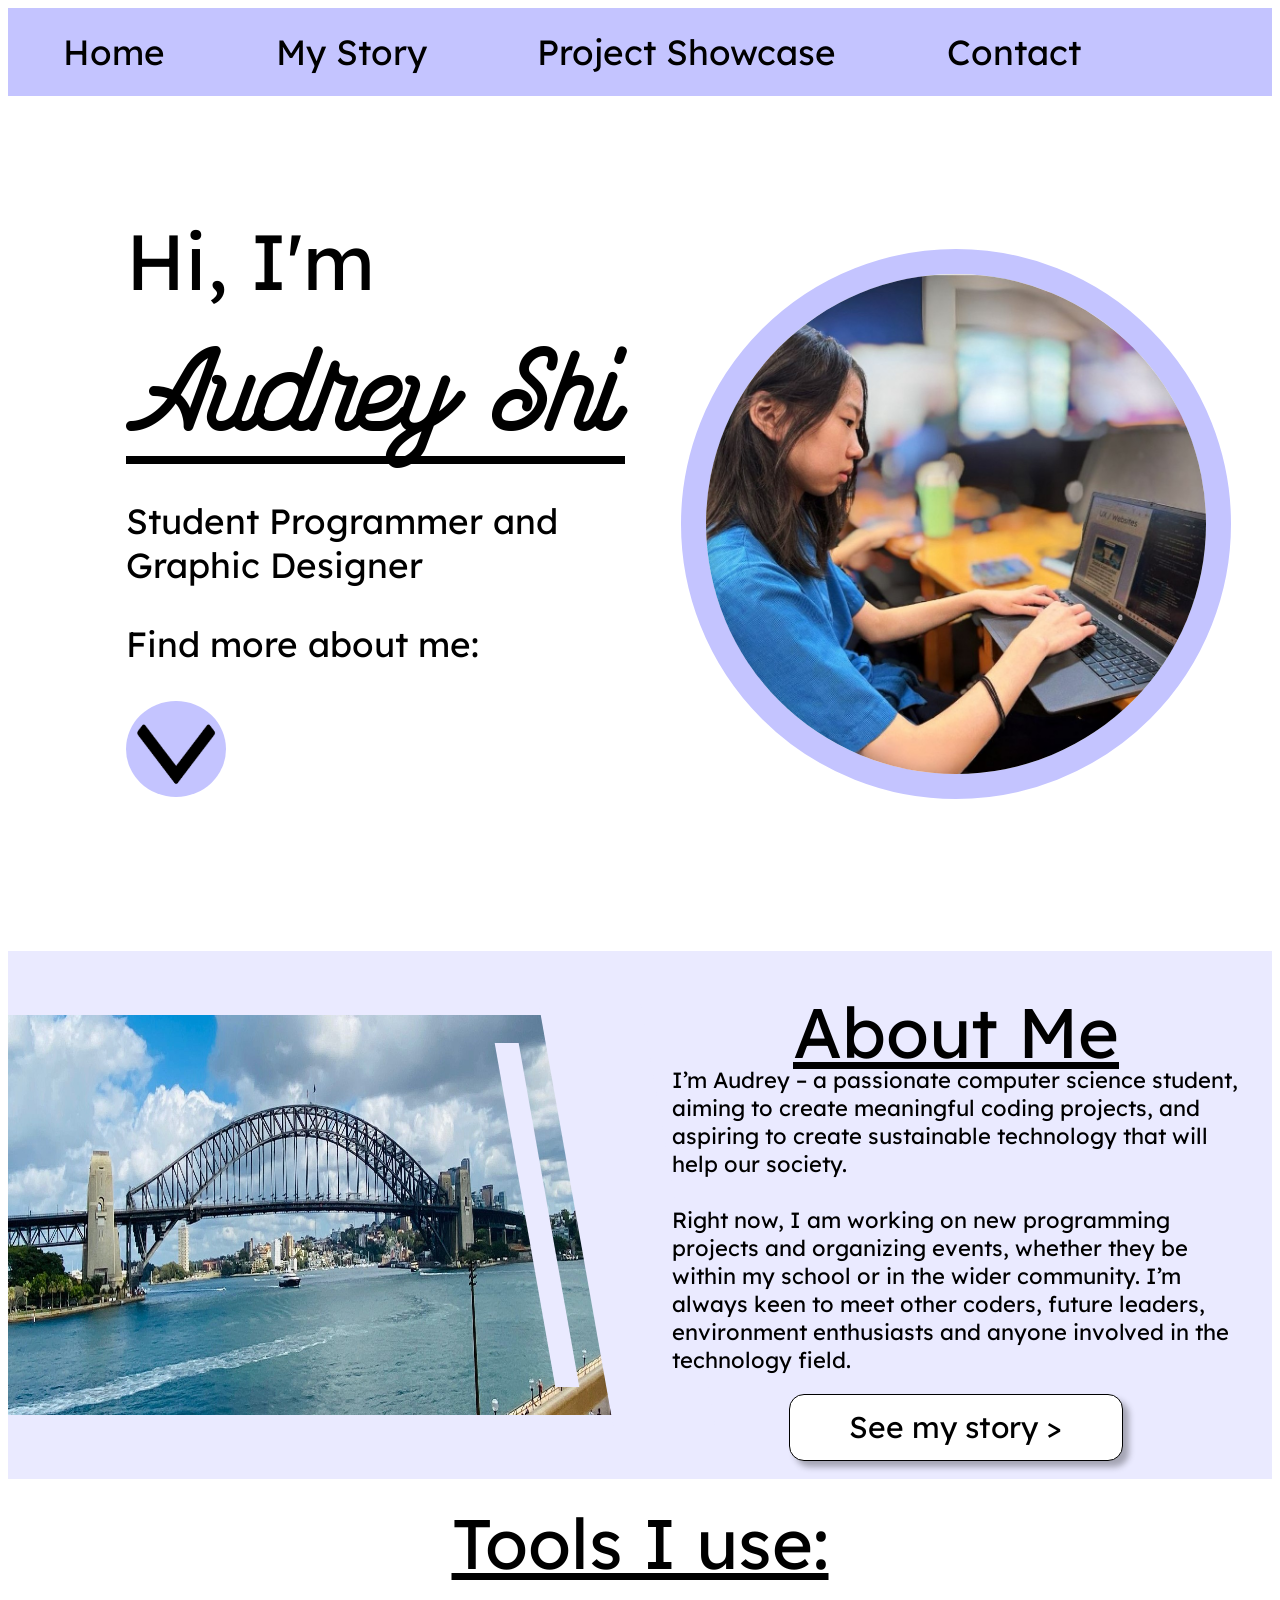
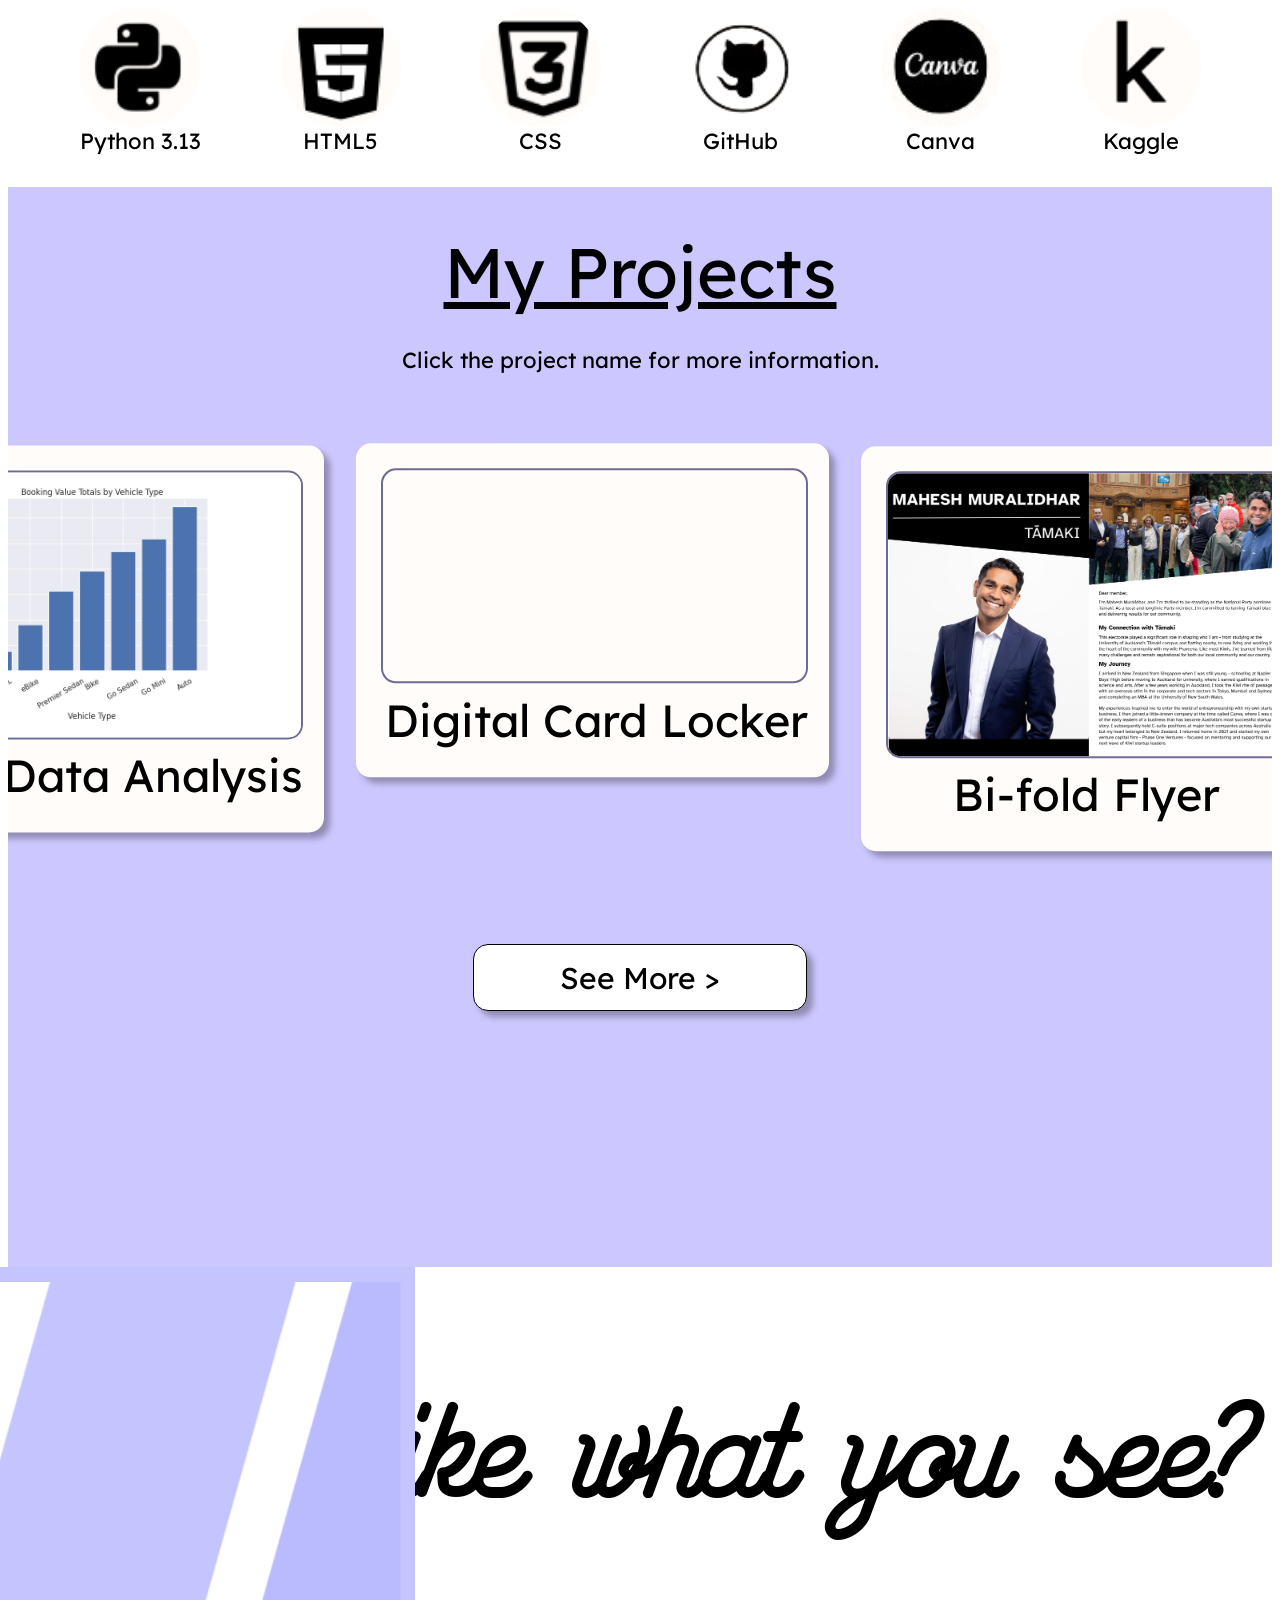
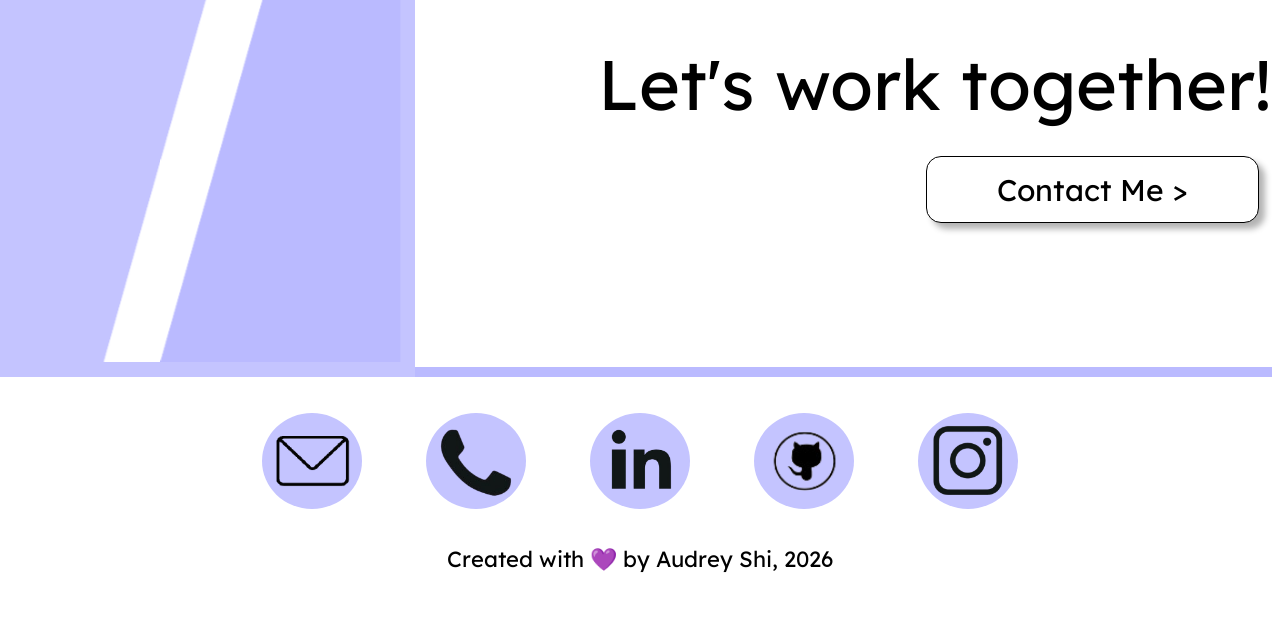
<file: index.html>
<!DOCTYPE html>
<html lang="en">
<head>
    <meta charset="UTF-8">
    <meta name="viewport" content="width=device-width, initial-scale=1.0">
    <link rel="stylesheet" href="style.css">
    <title>Home</title>
    
    <link rel="preconnect" href="https://fonts.googleapis.com">
    <link rel="preconnect" href="https://fonts.gstatic.com" crossorigin>
    <link href="https://fonts.googleapis.com/css2?family=Lexend+Deca:wght@100..900&display=swap" rel="stylesheet">

    <meta name="viewport" content="width=device-width, initial-scale=1.0">
</head>
<body>
    <!--Navigation-->
    <section class="navigation">
        <ul>
            <li><a href="index.html"><h3 style="color: black;">Home</h3></a></li>
            <li><a href="about.html"><h3 style="color: black;">My&nbsp;Story</h3></a></li>
            <li><a href="showcase.html"><h3 style="color: black;">Project&nbsp;Showcase</h3></a></li>
            <li><a href="contact.html"><h3 style="color: black;">Contact</h3></a></li>
        </ul>
    </section>

    <section class="sec1">
    <div class="column-left" style="background-color:#ffffff;">
        <div class="small">

            <h2>Hi, I'm</h2>
            <h1>Audrey Shi</h1>
            <hr class="black">
            <h3>Student Programmer and <br> Graphic Designer</h3>
            <h3>Find more about me:</h3>
            <button class="round-button2" id="about_button" style="animation: vertical-move 2.5s alternate infinite; ">
                <!-- <a href="#about"> -->
                    <img src="images/arrow-down.png" alt="" class="button-icon">
                <!-- </a> -->
            </button>
               
        </div>
    </div>
        <div class="column-right" style="display: flex; justify-content: center; align-items: center;">
            <img src="images/MainImage.jpeg" alt="" class="top-img">
        </div>
    </section>
    <section class="sec2" id="about" style="height: 33em;">
        
        

        <div class="column-left" id="about_left"  style="background-color:#eaeaff; width: 48%; ">
            <img class="about_img" src="images/Img-home-2.jpeg" alt="">
            <div class="diagonal"></div>
            <div class="diagonal-small"></div>


        </div>
        <div class="column-right" style="background-color:#eaeaff;">
            <h4>About Me</h4><br>
            <p style="margin-left:5% ;margin-right:5% ;">
                I’m Audrey – a passionate computer science student, aiming to create meaningful coding projects,
                     and aspiring to create sustainable technology that will help our society. <br><br>
                    Right now, I am working on new programming projects and organizing events, whether they be 
                    within my school or in the wider community. I’m always keen to meet other coders, future leaders,
                     environment enthusiasts and anyone involved in the <br>technology field.

            </p>
            <a href="about.html">
                <button class="button-main">
                    <h5 style="font-size: 30px; text-decoration: none;">See&nbsp;my&nbsp;story&nbsp;></h5>
                    
                </button>
            </a>
        </div>
    </section>

    <section class="sec1" style="height: 18em; ">
        <h4 style="margin: 20px;">Tools I use:</h4>
            <div class="button-cont" style="gap: 5em;" >
                <!-- REPLACE WITH BETTER QUALITY IMAGES LATER -->
                <div class="tool-cont">
                    <img src="images/python.jpeg" alt="" class="logo" > 
                    <p>Python 3.13</p>
                </div>
                <div class="tool-cont">
                    <img src="images/html.jpeg" alt="" class="logo">
                    <p>HTML5</p>
                </div>
                <div class="tool-cont">
                    <img src="images/css.jpeg" alt="" class="logo">
                    <p>CSS</p>
                </div>
                <div class="tool-cont">
                    <img src="images/github.png" alt="" class="logo">
                    <p>GitHub</p>
                </div>
                <div class="tool-cont">
                    <img src="images/canva.jpeg" alt="" class="logo">
                    <p>Canva</p>
                </div>
                <div class="tool-cont">
                    <img src="images/kaggle.jpeg" alt="" class="logo">
                    <p>Kaggle</p>
                </div>
            </div>

    </section>
    <section class="sec2" style="background-color: #cdc7ff;">
        <p>&nbsp;</p>
        <h4 style="margin:1%;">My Projects</h4>
        <br>
        <p style="margin:0; text-align: center;">Click the project name for more information. </p>
        <br>
        <div class="gallery" id="showcase">
            <div class="group" id="group1" >
                 <article class="card">
                    <img src="images/img-1.jpeg" alt="" class="card_img">
                    <a href="showcase.html#data"><h5 >Uber Data Analysis</h5></a>
                </article>
                <article class="card">
                    <video src="images/Vid_2.mp4" class="card_img" autoplay loop></video>
                    <a href="showcase.html#ux"><h5 >Digital Card Locker</h5></a>
                </article>
                <article class="card">
                    <img src="images/img-3.png" alt="" class="card_img">
                    <a href="showcase.html#design"><h5 >Bi-fold Flyer</h5></a>
                </article>
                <article class="card">
                    <img src="images/Img-4.png" alt="" class="card_img">
                    <a href="showcase.html#design"><h5 >KiwiHacks</h5></a>
                </article>
                
            </div>
            <div aria-hidden class="group" id="group2">
                <article class="card">
                    <img src="images/img-1.jpeg" alt="" class="card_img">
                    <a href="showcase.html#data"><h5 >Uber Data Analysis</h5></a>
                </article>
                <article class="card">
                    <video src="images/Vid_2.mp4" class="card_img" autoplay loop></video>
                    <a href="showcase.html#ux"><h5 >Digital Card Locker</h5></a>
                </article>
                <article class="card">
                    <img src="images/img-3.png" alt="" class="card_img">
                    <a href="showcase.html#design"><h5 >Bi-fold Flyer</h5></a>
                </article>
                <article class="card">
                    <img src="images/Img-4.png" alt="" class="card_img">
                    <a href="showcase.html#design"><h5 >KiwiHacks</h5></a>
                </article>
                
            </div>
            
        </div>
        <br><br><br><br>
        <a href="showcase.html" style="text-decoration: none; margin: auto;">
            <button class="button-main" style="margin: auto;">
                <h5 style="font-size: 30px;">See More ></h5>
            </button>
        </a>
    </section>
    
    <section class="sec1" style="height: 700px; overflow: hidden;" id="contact-sec">
        <img src="images/Movingimg.png" alt="" class="contact-img-two" id="scroll_img">
        <div style="width: 100%; text-align: right;">
            <br>
            <br>
            <br><br><br><br>
            <h6 style="text-decoration: none;text-align: right;">Like what you see?</h6>
            <h4 style="margin-top: -4em; text-decoration: none; text-align: right;">Let's work together!</h4>
            <a href="contact.html" style="text-decoration: none;text-align: right;">
                <button class="button-main" style="float: right; margin-right: 1%; margin-left: auto;">
                    <h5 style="font-size: 30px;text-align: right;">Contact Me ></h5>
                </button>
            </a>
        </div>

    </section>
    <footer>
        <div class="purple_line"></div>
        <br><br>
        <div class="button-cont" style="gap: 4em; display: flex; justify-content: center;">
            <button class="round-button">
                    <a href="./contact.html#contact-details">
                        <img src="images/email.png" alt="Email" class="button-icon">
                    </a>
                </button>
                <button class="round-button">
                    <a href="./contact.html#contact-details">
                        <img src="images/phone.png" alt="Phone" class="button-icon">
                    </a>
                </button>
                <button class="round-button">   
                    <a href="https://www.linkedin.com/in/a-shi121/" target="_blank">
                        <img src="images/linkedin.png" alt="Linkedin" class="button-icon">
                    </a>
                </button>
                <button class="round-button">
                    <a href="https://github.com/AudreyS121" target="_blank">
                        <img src="images/github.png" alt="GitHub" class="button-icon">
                    </a>
                </button>
                <button class="round-button">
                    <a href="https://www.instagram.com/audri.121/" target="_blank">
                        <img src="images/ig.png" alt="Instagram" class="button-icon">
                    </a>
                </button>
        </div>
        <br><br>
        
        <p style="text-align: center;">Created with 💜 by Audrey Shi, 2026</p>

    </footer>
    <script src="main.js"></script>
</body>
</html>
</file>
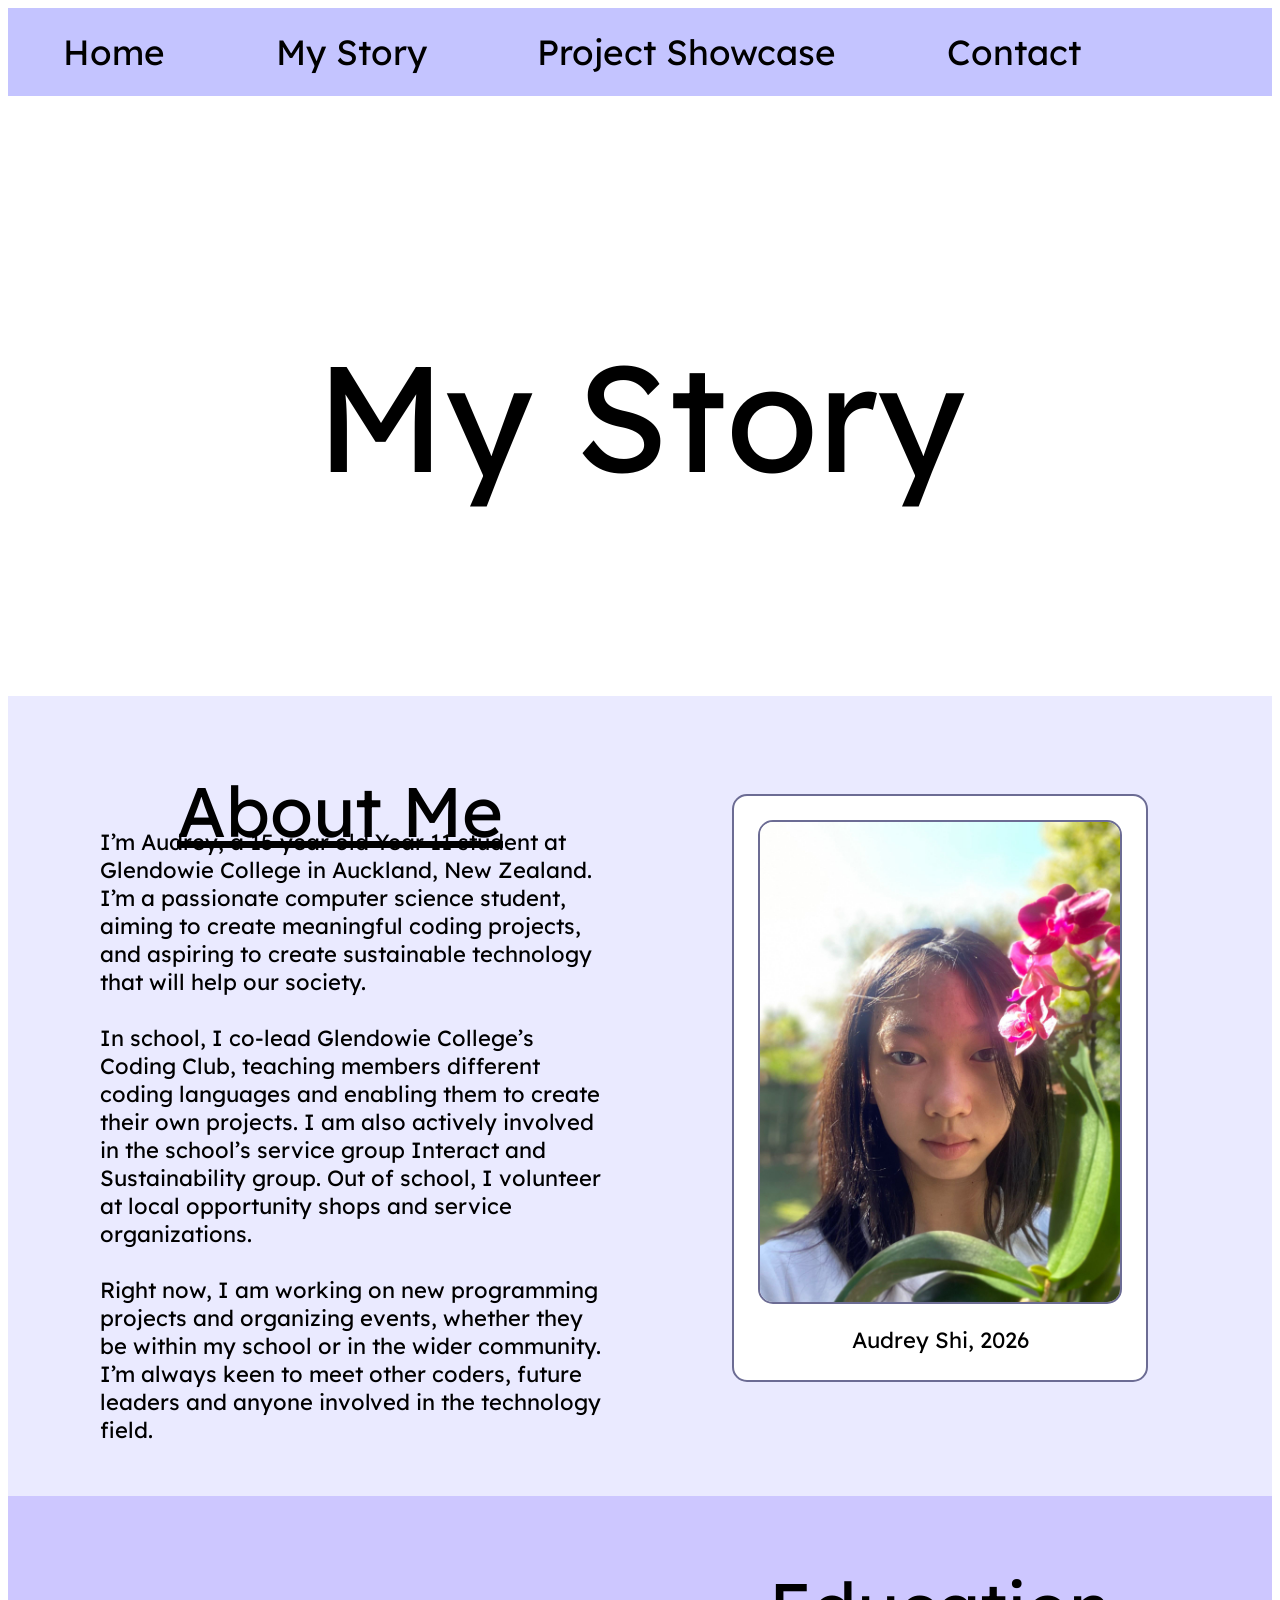
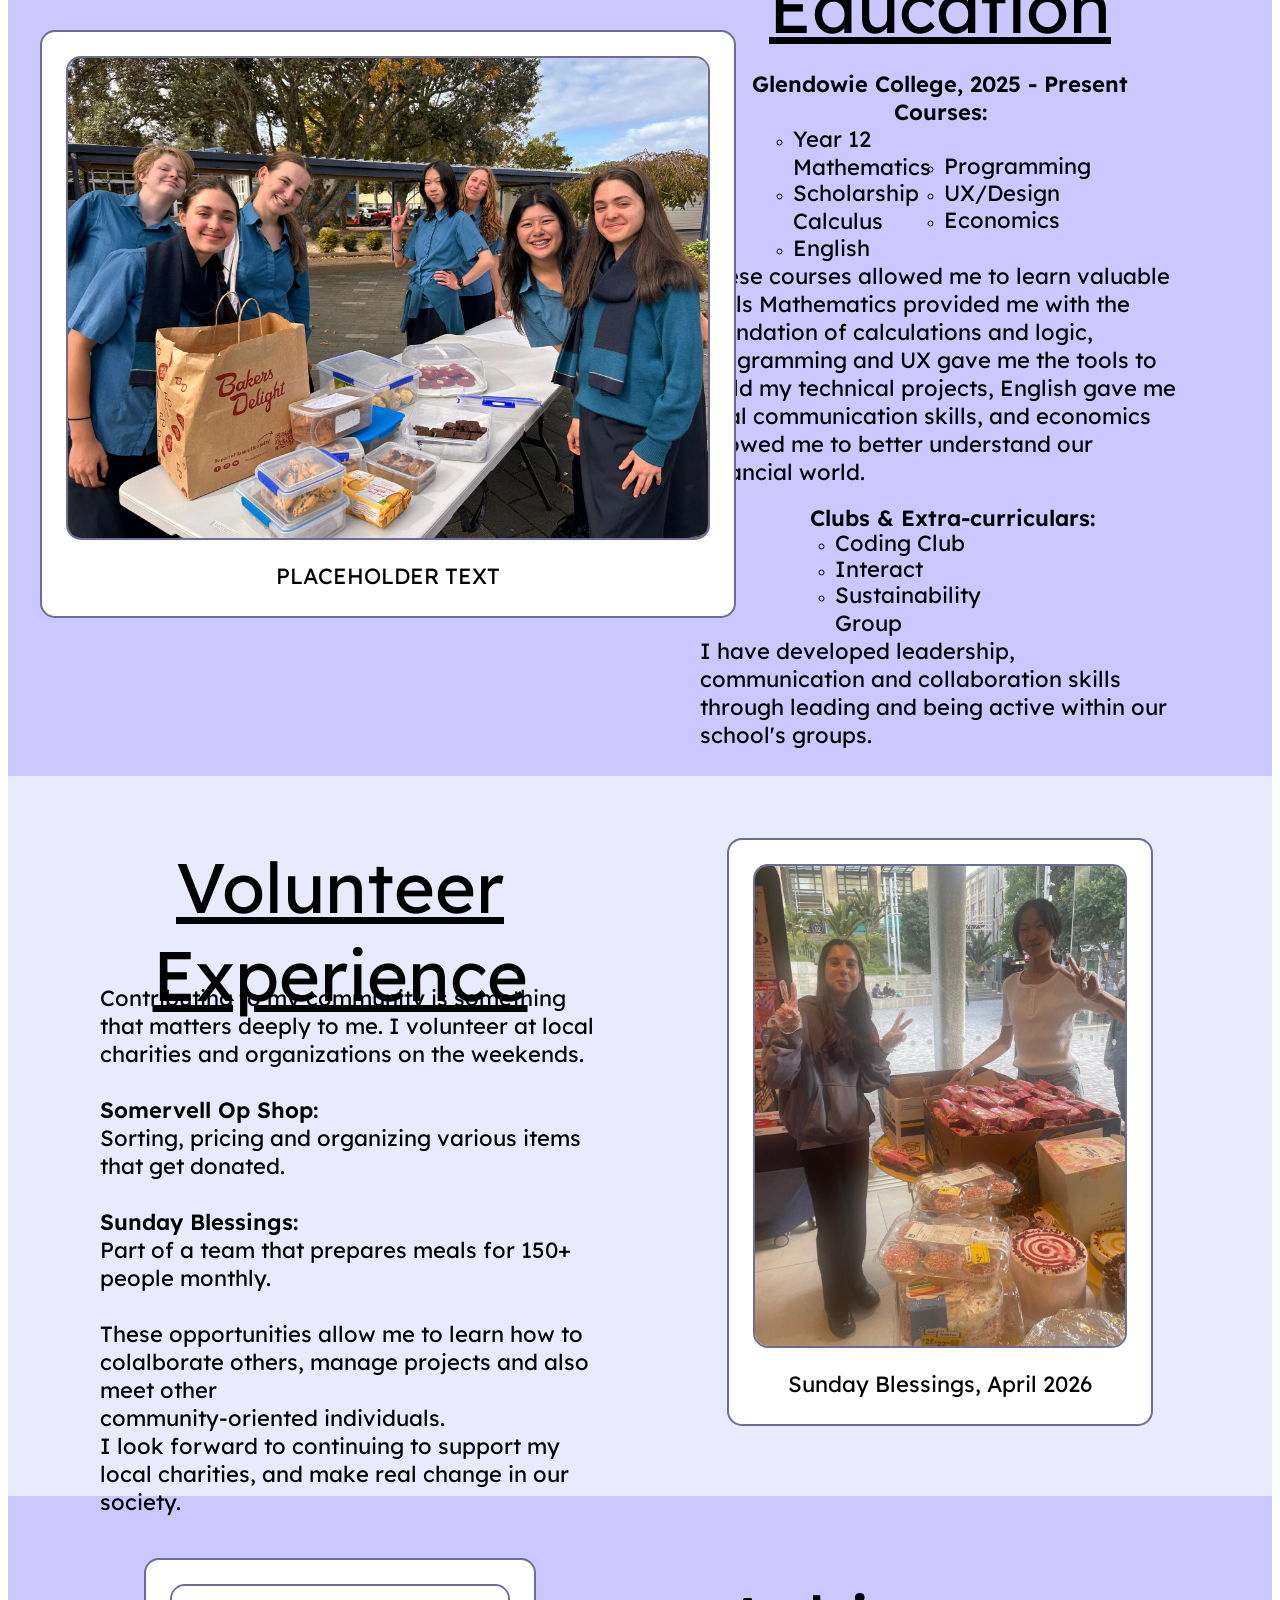
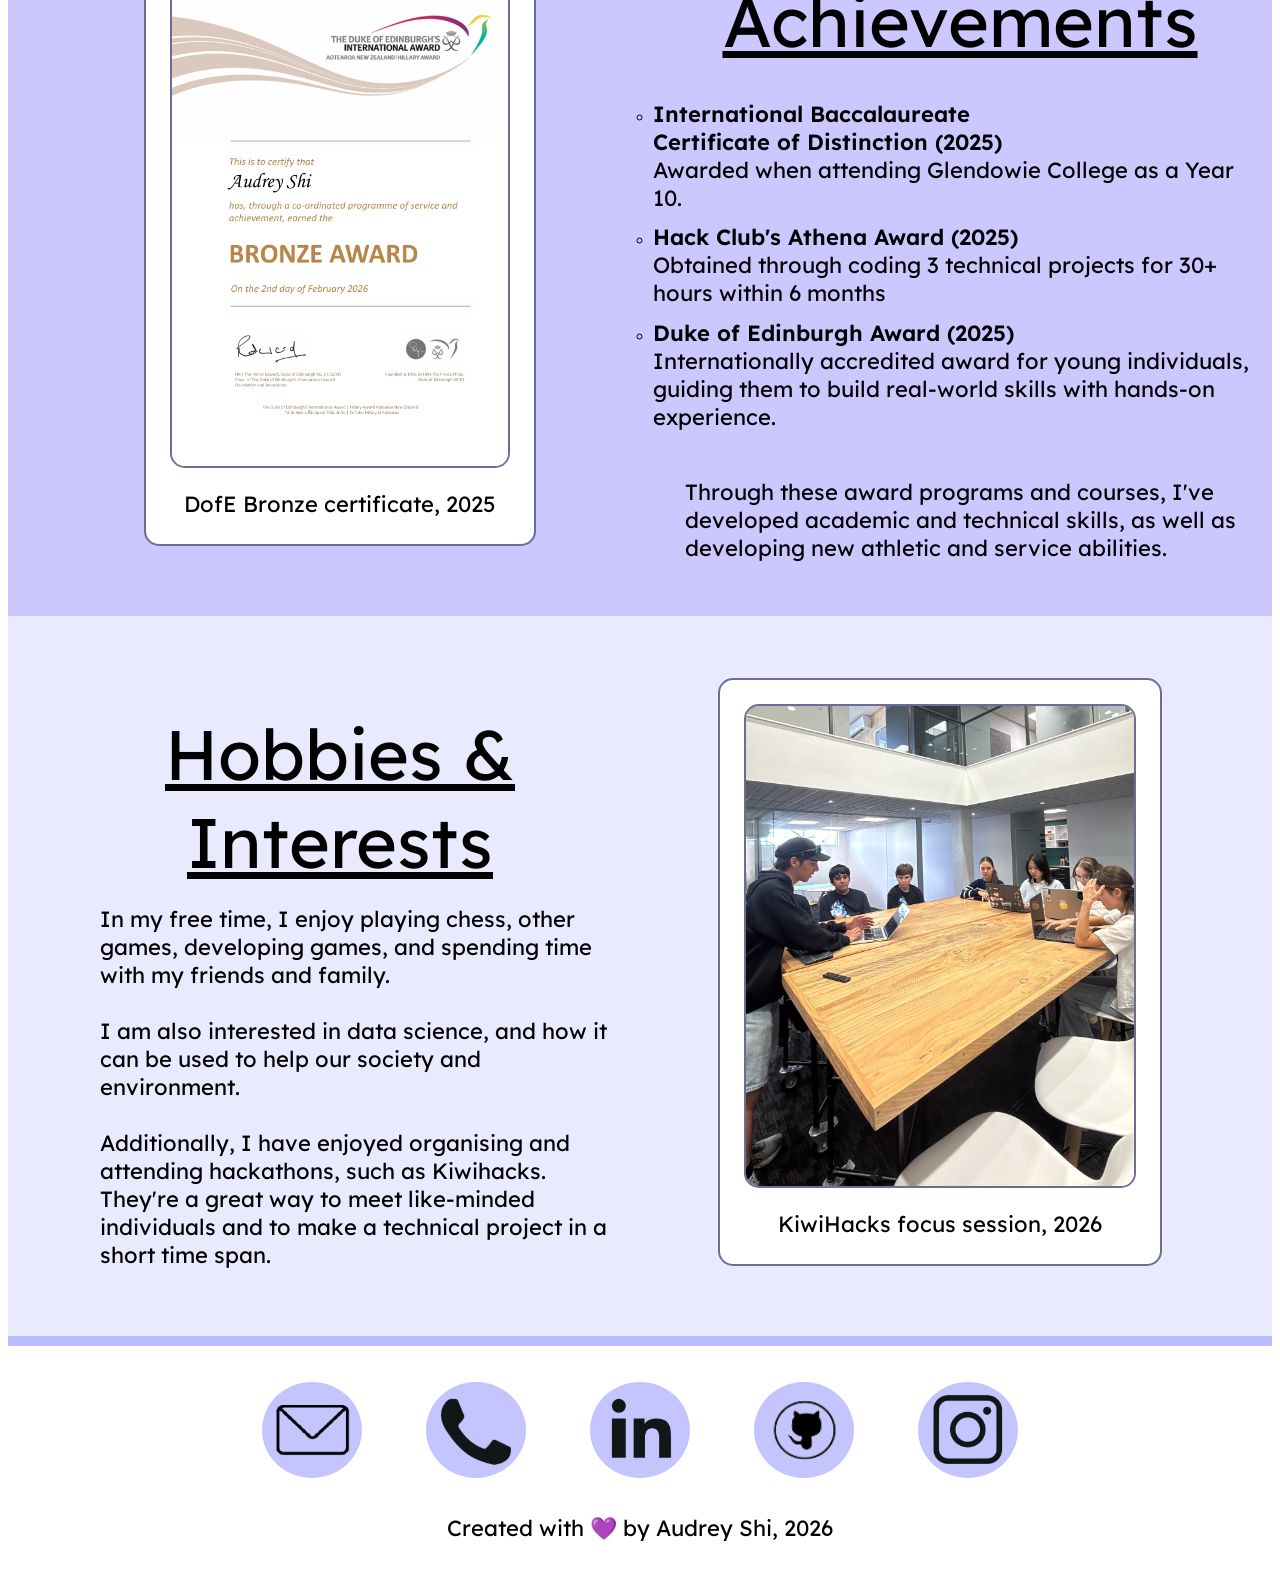
<file: about.html>
<!DOCTYPE html>
<html lang="en">
<head>
    <meta charset="UTF-8">
    <meta name="viewport" content="width=device-width, initial-scale=1.0">
    <title>About Me</title>
    <link rel="stylesheet" href="style.css">

    <link rel="preconnect" href="https://fonts.googleapis.com">
    <link rel="preconnect" href="https://fonts.gstatic.com" crossorigin>
    <link href="https://fonts.googleapis.com/css2?family=Lexend+Deca:wght@100..900&display=swap" rel="stylesheet">

    <meta name="viewport" content="width=device-width, initial-scale=1.0">

</head>
<body>
    <section class="navigation">
        <ul>
            <li><a href="index.html"><h3 style="color: black;">Home</h3></a></li>
            <li><a href="about.html"><h3 style="color: black;">My&nbsp;Story</h3></a></li>
            <li><a href="showcase.html"><h3 style="color: black;">Project&nbsp;Showcase</h3></a></li>
            <li><a href="contact.html"><h3 style="color: black;">Contact</h3></a></li>
        </ul>
    </section>
    <section class="header">
        <header style="position: absolute;">My Story</header>
    </section>
    <section class="sec2" style="height:50em;">
        <div class="item">
            <section class="column-left">
                <h4>About Me</h4>
                <p  style="margin-left: 10%; margin-right: 5%;">

                     I’m Audrey, a 15 year old Year 11 student at Glendowie College in Auckland, New Zealand. 
                I’m a passionate computer science student, aiming to create meaningful coding projects, 
                and aspiring to create sustainable technology that will help our society.  <br><br>
                In school, I co-lead Glendowie College’s Coding Club, teaching members different coding 
                languages and enabling them to create their own projects. I am also actively involved in 
                the school’s service group Interact and Sustainability group. Out of school, I volunteer 
                at local opportunity shops and service organizations.<br><br> 
                Right now, I am working on new programming projects and organizing events, whether they 
                be within my school or in the wider community. I’m always keen to meet other coders, future 
                leaders and anyone involved in the technology field.

                </p>
            </section>
            <section class="column-right">
                <div class="card-border-2">
                    <img src="images/Profile-picture.jpeg" alt="" class="about_img_2"><br><br>
                    <p style="text-align: center;">Audrey Shi, 2026</p>
                </div>
            </section>
        </div>
    </section>
    <section class="sec2" style="height:55em; background-color: #cdc7ff;">
        <div class="item">
            <section class="column-left">
                <div class="card-border-2">
                    <img src="images/sustainability.jpeg" alt="" class="about_img_2"><br><br>
                    <p style="text-align: center;">PLACEHOLDER TEXT</p>
                </div>
            </section>
            <section class="column-right" >
                <h4>Education</h4><br><br><br>
                <p><span>Glendowie College, 2025 - Present</span></p>
                <p ><span>Courses: </span></p>
                <div class="column-left" style="width: 50%; display: flex;" >
                    <div class="column-left">
                        <ul class="bullet-point">
                            <li><p>Year 12 Mathematics</p></li>
                            <li><p>Scholarship Calculus</p></li>
                            <li><p>English</p></li>
                        </ul>
                    </div>
                    <div class="column-right">
                        <ul class="bullet-point">
                            <li><p>Programming</p></li>
                            <li><p>UX/Design</p></li>
                            <li><p>Economics</p></li>
                        </ul>
                    </div>

                    
                </div>
                <div style="width:80%;">
                    <p>These courses allowed me to learn valuable skills
                        Mathematics provided me with the foundation of calculations and logic, Programming and UX gave 
                        me the tools to build my technical projects, English gave me vital communication 
                        skills, and economics allowed me to better understand our financial world. </p><br>
                </div> 
                <div class="column-right" style="width: 80%;">
                    <p  style="margin-left: 10%; margin-right: 5%"><span>Clubs & Extra-curriculars: </span></p>
                    <ul class="bullet-point">
                        <li><p>Coding Club</p></li>
                        <li><p>Interact</p></li>
                        <li><p>Sustainability Group</p></li> 
                    </ul>
                    <p>I have developed leadership, communication and collaboration skills through leading and 
                        being active within our school's groups.</p>
                </div>


            </section>
        </div>
    </section>
    <section class="sec2" style="height:45em;">
        <div class="item">
            <section class="column-left">
                <h4>Volunteer Experience</h4>
                <p  style="margin-left: 10%; margin-right: 5%;">
                    Contributing to my community is something that matters deeply to me.
                    I volunteer at local charities and organizations on the weekends. <br><br>
                    <span>Somervell Op Shop: </span><br>
                    Sorting, pricing and organizing various items that get donated. <br><br>
                    <span>Sunday Blessings:</span><br>
                    Part of a team that prepares meals for 150+ people monthly.<br><br>
                    These opportunities allow me to learn how to colalborate others, 
                    manage projects and also meet other <br>community-oriented individuals. <br>
                    I look forward to continuing to support my local charities, and make real change in our society.
                </p>
            
            </section>
            <section class="column-right">
                <div class="card-border-2">
                    <img src="images/sunday-blessings.jpeg" alt="" class="about_img_2"><br><br>
                    <p style="text-align: center;">Sunday Blessings, April 2026</p>
                </div>
            </section>
        </div>
    </section>
    <section class="sec2" style="height:45em; background-color: #cdc7ff;">
        <div class="item">
            <section class="column-left">
                <div class="card-border-2">
                    <img src="images/duke-of-ed.jpeg" alt="" class="about_img_2"><br><br>
                    <p style="text-align: center;">DofE Bronze certificate, 2025</p>
                </div>
            </section>
            <section class="column-right">
                <h4>Achievements</h4><br>
                <ul class="bullet-point" style="width: 40em;">
                    <li><p><span> International Baccalaureate <br> Certificate&nbsp;of&nbsp;Distinction&nbsp;(2025)</span><br>
                                Awarded when attending Glendowie College as a Year 10. </p></li><br>
                    <li><p><span>Hack Club's Athena&nbsp;Award&nbsp;(2025)</span><br>
                                Obtained through coding 3 technical projects for 30+ hours within 6 months</p></li><br>
                    <li><p><span>Duke of Edinburgh Award (2025)</span><br>
                                Internationally accredited award for young individuals, guiding them to build 
                                real-world skills with hands-on experience. </p></li><br>
                </ul>
                <p>Through these award programs and courses, I've <br>developed academic and technical skills, as well as <br>developing new athletic and service abilities.</p>
            </section>
        </div>
    </section>
    <section class="sec2" style="height:45em;">
        <div class="item">
            <section class="column-left">
                <h4>Hobbies & Interests</h4>
                <p  style="margin-left: 10%; margin-right: 5%;">
                    In my free time, I enjoy playing chess, other games, developing games, 
                    and spending time with my friends and family. <br><br>
                    I am also interested in data science, and how it can be used to help our society and environment. 
                    <br><br>
                    Additionally, I have enjoyed organising and attending hackathons, such as Kiwihacks. 
                    They're a great way to meet like-minded individuals and to make a technical project in a short time span.
                </p>
            
            </section>
            <section class="column-right">
                <div class="card-border-2">
                    <img src="images/kiwihacks.jpg" alt="" class="about_img_2"><br><br>
                    <p style="text-align: center;">KiwiHacks focus session, 2026</p>
                </div>
            </section>
        </div>
    </section>
    
   <footer>
        <div class="purple_line"></div>
        <br><br>
        <div class="button-cont" style="gap: 4em; display: flex; justify-content: center;">
            <button class="round-button">
                    <a href="./contact.html#contact-details">
                        <img src="images/email.png" alt="Email" class="button-icon">
                    </a>
                </button>
                <button class="round-button">
                    <a href="./contact.html#contact-details">
                        <img src="images/phone.png" alt="Phone" class="button-icon">
                    </a>
                </button>
                <button class="round-button">   
                    <a href="https://www.linkedin.com/in/a-shi121/" target="_blank">
                        <img src="images/linkedin.png" alt="Linkedin" class="button-icon">
                    </a>
                </button>
                <button class="round-button">
                    <a href="https://github.com/AudreyS121" target="_blank">
                        <img src="images/github.png" alt="GitHub" class="button-icon">
                    </a>
                </button>
                <button class="round-button">
                    <a href="https://www.instagram.com/audri.121/" target="_blank">
                        <img src="images/ig.png" alt="Instagram" class="button-icon">
                    </a>
                </button>
        </div>
        <br><br>
        
        <p style="text-align: center;">Created with 💜 by Audrey Shi, 2026</p>

    </footer>
    
    <script src="main.js"></script>
</body>
</html>
</file>
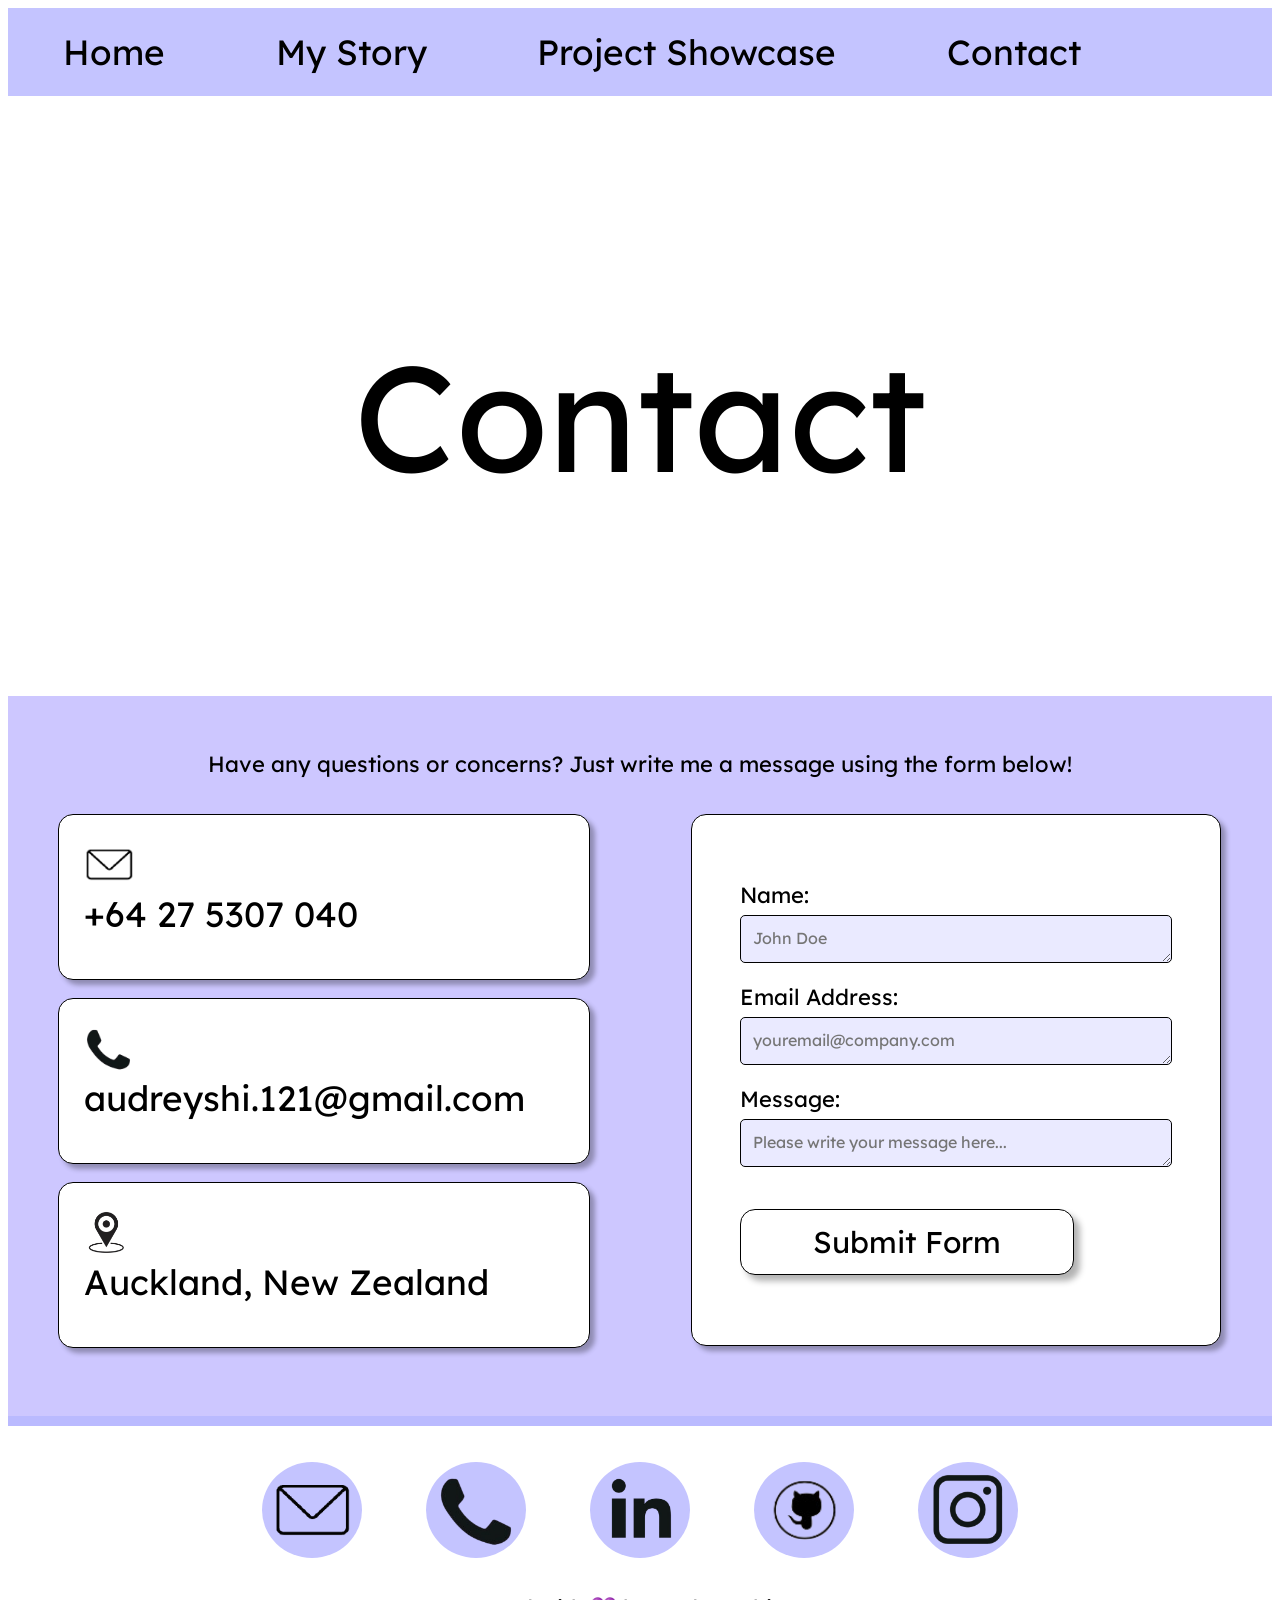
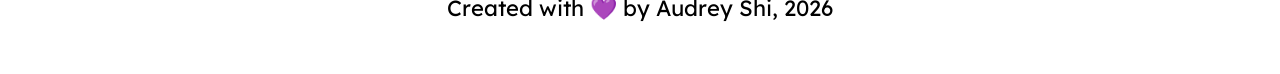
<file: contact.html>
<!DOCTYPE html>
<html lang="en">
<head>
    <title>Contact</title>
    <meta charset="UTF-8">
    <meta name="viewport" content="width=device-width, initial-scale=1.0">
    <link rel="stylesheet" href="style.css">
    
    <link rel="preconnect" href="https://fonts.googleapis.com">
    <link rel="preconnect" href="https://fonts.gstatic.com" crossorigin>
    <link href="https://fonts.googleapis.com/css2?family=Lexend+Deca:wght@100..900&display=swap" rel="stylesheet">

    <meta name="viewport" content="width=device-width, initial-scale=1.0">
</head>
<body>
    <section class="navigation">
        <ul>
            <li><a href="index.html"><h3 style="color: black;">Home</h3></a></li>
            <li><a href="about.html"><h3 style="color: black;">My&nbsp;Story</h3></a></li>
            <li><a href="showcase.html"><h3 style="color: black;">Project&nbsp;Showcase</h3></a></li>
            <li><a href="contact.html"><h3 style="color: black;">Contact</h3></a></li>
        </ul>
    </section>
    <section class="header">
        <br><br><br><br><br><br><br><br>
        <header>Contact</header>
    </section>
    <section class="sec2" style="background-color: #cdc7ff; height: 45em;" id="contact-details">
        <br><br><br>
        <p style="margin-top: 0; text-align: center;">Have any questions or concerns? Just write me a message using the form below!</p>
        <br><br>
        <div>
            
            <div class="column-left">
                <div class="card-border">
                        <img src="images/email.png" alt="" class="contact-img">
                        <h3 style="margin: 0;">+64 27 5307 040</h3>
                        <br>
                </div>
                <br>
                <div class="card-border">
                        <img src="images/phone.png" alt="" class="contact-img">
                        <h3 style="margin: 0;">audreyshi.121@gmail.com</h3>
                        <br>

                </div>
                <br>
                <div class="card-border">
                        <img src="images/location.png" alt="" class="contact-img">
                        <h3 style="margin: 0;">Auckland, New Zealand</h3>
                        <br>

                </div>
            </div>   
            <div class="column-right">

                <div class="form-outside">
                <form action="https://formcarry.com/s/8GyIE4J5KK9" method="POST" class="formcarryform">
                    <br>
                    <label for="name"><p>
                        Name: </p>
                        <textarea name="name" id="" placeholder="John Doe" required></textarea>
                    </label><br>
                    <label for="email"><p>
                        Email Address: </p>
                        <textarea name="email" id="" placeholder="youremail@company.com" required></textarea>
                    </label><br>
                    <label for="msg"><p>
                        Message: </p>
                        <textarea name="msg" id="" placeholder="Please write your message here..." required></textarea>
                    </label><br>
                    
                    <button type="submit" class="button-main"><h5 style="font-size: 30px;">Submit Form</h5></button>
                </form>
            </div>
        </section>
    </div>             
</div>
   <footer>
        <div class="purple_line"></div>
        <br><br>
        <div class="button-cont" style="gap: 4em; display: flex; justify-content: center;">
            <button class="round-button">
                    <a href="./contact.html#contact-details">
                        <img src="images/email.png" alt="Email" class="button-icon">
                    </a>
                </button>
                <button class="round-button">
                    <a href="./contact.html#contact-details">
                        <img src="images/phone.png" alt="Phone" class="button-icon">
                    </a>
                </button>
                <button class="round-button">   
                    <a href="https://www.linkedin.com/in/a-shi121/" target="_blank">
                        <img src="images/linkedin.png" alt="Linkedin" class="button-icon">
                    </a>
                </button>
                <button class="round-button">
                    <a href="https://github.com/AudreyS121" target="_blank">
                        <img src="images/github.png" alt="GitHub" class="button-icon">
                    </a>
                </button>
                <button class="round-button">
                    <a href="https://www.instagram.com/audri.121/" target="_blank">
                        <img src="images/ig.png" alt="Instagram" class="button-icon">
                    </a>
                </button>
        </div>
        <br><br>
        
        <p style="text-align: center;">Created with 💜 by Audrey Shi, 2026</p>

    </footer>
    <script src="main.js"></script>
</body>
</html>
</file>
<file: style.css>
/*FONT IMPORTS*/

@font-face {
    font-family: "The-Breaks-Script";
    src: url(fonts/the-breaks-script.ttf);
}

/*TEXT SIZES*/

header{
    font-family: "Lexend Deca", sans-serif;
    font-weight: 400;
    font-size: 150px;
    text-align: center;
    margin-top: 40px;
}

h1{
    font-family: "The-Breaks-Script";
    font-weight: 400;
    font-size: clamp(90px, 11vw, 200px);
    
    text-align: left;
    margin-top: -5vw;
    margin-bottom: -2vw;
    
}
  
h2{
    font-family: "Lexend Deca", sans-serif;
    font-weight: 400;
    font-size: clamp(50px, 10vw, 78px);
    text-align: left;
    margin-top: 2vw;
}

h3{
    font-family: "Lexend Deca", sans-serif;
    font-weight: 400;
    font-size: clamp(20px, 5vw, 35px);
    text-align: left;
}

h4{
    font-family: "Lexend Deca", sans-serif;
    font-weight: 400;
    font-size:70px;
    text-align: center;
    margin-top: 0.5em;
    margin-bottom: -0.5em;
    text-decoration: underline;
}

h5{
    font-family: "Lexend Deca", sans-serif;
    font-weight: 400;
    font-size: clamp(30px, 5vw, 45px);
    text-align: center;
    z-index: 200;
    margin: 1%;

    text-decoration: none;
    
}



h6{
    font-family: "The-Breaks-Script";
    font-weight: 550;
    font-size: 160px;
    text-align: center;
    margin-top: -1%;

}



p{
    font-family: "Lexend Deca", sans-serif;
    font-weight: 400;
    font-size: clamp(8px,4.2vw,22px);
    text-align: left;
    margin: auto;
    z-index: 400;

}

span{
    font-weight: 600;
}

hr.black{
    width: 100%;
    border: 4px solid black;
    animation: line-grow 1.5s alternate;
    
}

.diagonal{
    height: clamp(20em, 16vw, 28em);
    border: 4vw solid #eaeaff;
    z-index: 100;
    position: absolute;
    transform: skewX(10deg);
    left: 45%;
}

.diagonal-small{
    height: clamp(20em, 25vw, 35em);
    border: 1vw solid #eaeaff;
    z-index: 100;
    position: absolute;
    transform: skewX(10deg);
    left: 41%;

}

/*STRUCTURE*/

body{
    overflow-x: hidden;
    animation: fadein 1s linear;
}

/*Navigation*/

.navigation{
    height: 5.5em;
    background-color: #c4c4ff;
    margin: 0%;
}

br{
    height: 1.5em;  
}

ul{
    list-style-type: none;
    display: flex;
    margin: 0;
    padding:0;
}

ul li a{
    display: block;
  color: black;
  padding: 0px 30px;
  text-decoration: none;
}
ul li a:hover{
    display: block;
  padding: 0px 30px;
  text-decoration: underline;
}

li{
    margin-left: 2%;
    margin-right: 2%;
    margin-top: -1%;
}

.bullet-point{
    list-style-type:circle;
    flex-direction: column;
}

a{
    text-decoration:none;
    color: black;
}

a:hover{
    text-decoration: underline;
    color: #6c6c94;
}

/*Sections*/

.sec1{
    height: 95vh;
    z-index: 300;
    width: 100%;

}

.sec2{
    height: 120vh;
    width: 100%;
    background-color: #eaeaff;
}


.purple_line{
    width: 100%;
    height: 10px;
    background-color: #babaff;
}


footer{
    height: 250px;
}

.small{
    padding-left: 15%;
    margin-bottom: 10%;
}


.header{
    height: 600px;
    margin: 0%;
    display: flex;
    justify-content: center;
    align-items: center;
}

.column-left{
    float: left;
    width: 50%;
   display: grid;
    place-items: center;
    height: 100%;

}


.column-right{
    float: right;
    width: 50%;
    z-index: 200;
    display: grid;
    place-items: center;
    height: 100%;
}


.banner-white{
    margin: 0%;
    height: 150px;
    display: flex;
    justify-content: center;
    align-items: center;
}

.banner-purple{
    margin: 0%;
    height: 150px;
    display: flex;
    justify-content: center;
    align-items: center;
    background-color: #babaff;
}

/*SLIDER MENU*/

.slider_menu{
    display: flex;
    justify-content: space-evenly;
    align-items: center;
    width: 90%;
    height: 70%;

    border-radius: 15px;
    background-color: white;
    
}

.category{
    display: flex;
    justify-content: center;
    align-items: center;
    width: 23%;
    height: 70%;

    border-radius: 15px;
    /* border: red solid 2px; */

    animation: fadeout 0.5s ease;


}

/* .category:hover{
    animation: fadein 0.5s ease;
    background-color: #c4c4ff;
} */

.container{
    display: flex;
    justify-content: center;
    align-items: center;
    width: 100%;
    height: 100%;
    gap: 2em;
}

/*GALLERY carousel*/

.gallery{
    display: flex;
    width: 100%;
    height: 30em;
    overflow: hidden;
    gap: 2em;
    align-items: center;

}

.gallery::-webkit-scrollbar {
    display: none;
}

.group{
    display: flex;
    justify-content: center;
    animation: scroll 25s linear infinite;
    animation-play-state: running;
    white-space: nowrap;
    gap: 2em;
}

.card {
    flex: 0 0 25em;
    height: 50em;
    background-color: #fffcf9;
    padding: 25px;
    box-shadow: 6px 6px 6px rgba(0,0,0,0.3);
    border-radius: 15px;
    flex-wrap: wrap;
    height: fit-content;
    align-content: center;
    transition: transform 0.2s ease-in-out;
    transform: translateY(4%);
}

.card:hover{
    transition: transform 0.2s ease-in-out;
    transform: translateY(-4%);
}

.card-border{
    background-color: #ffffff;
    padding: 25px;
    border: black 1px solid;
    border-radius: 15px;
    height:fit-content;
    align-content: center;
    width: 30em;
    transition: transform 0.2s ease-in-out;
    transform: translateX(0%);
    box-shadow: 5px 5px 5px rgba(0,0,0,0.3);

}

.card-border:hover{
    transition: transform 0.2s ease-in-out;
    transform: translateX(-4%);
    
}

.card-border-2{
    height: 33.5em;
    margin-top: auto;
    margin-bottom: auto;
    border: #6c6c94 2px solid;
    border-radius: 15px;
    padding: 1.5em;
    background-color: white;

    transform: scale(1.0);
    transition: transform 0.5s ease-in-out;
    
    

}

.card-border-2:hover{ 
    transform: scale(1.05);
    transition: transform 0.5s ease-in-out;
}

.card_showcase {
    flex: 0 0 25em;
    background-color: #fffcf9;
    padding: 25px;
    box-shadow: 5px 5px 5px rgba(0,0,0,0.3);
    border-radius: 15px;
    flex-wrap: wrap;
    height: fit-content;
    align-content: center;
    
    transition: transform 0.2s ease-in-out;
    transform: translateY(0%);
}

.card_showcase:hover{
    transition: transform 0.2s ease-in-out;
    transform: translateY(-4%);
}

.item{
    padding: 2em;
    height: 90%;
    
}


/*IMAGES*/

.top-img{
    border-radius: 50%;
    height: clamp(250px, 65vw, 500px);
    width: clamp(250px, 65vw, 500px);
    border: clamp(8px, 8vw, 25px) solid #c4c4ff;
    margin: 100px;
    display: flex;
    justify-content: center;
    align-self: center;
    /* animation: move-in 3s linear; */
}
.header_img{
    height: 100%;
    overflow: hidden;
    opacity: 45%;
    
}

.about_img{ 
    width: 100%;
    height: 400px;
    margin-top: auto;
    margin-bottom: auto;
}

.about_img_2{ 
    height: 30em;
    margin-top: auto;
    margin-bottom: auto;
    border: #6c6c94 2px solid;
    border-radius: 15px;
    background-color: white;

    transform: scale(1.0);
    transition: transform 0.5s ease-in-out;

}

.card_img{
    border-radius: 15px;
    align-self: center;
    width: 100%;
    height: 100%;
    display: inline-block;
    border: #6c6c94 solid 2px;

}
.contact-img{
    border-radius: 15px;
    height: 3em;

    
    
}

.contact-img-two{
    
    height: 680px;
    width: 97%;
    position: absolute;
    border: 15px solid #c4c4ff;
    z-index: 1000;
    
    overflow: hidden;
    transform: translateX(0);
    animation: scroll-horizontal 3s alternate;
    animation-play-state: paused;
    animation-fill-mode: forwards;
}

/*FORM*/

.formcarryform{
    border: black 1px solid;
    width: 100%;
    padding: 3em;
    background-color: white;
    border-radius: 15px;
    box-shadow: 5px 5px 5px rgba(0,0,0,0.3);


}
.form-outside{
    display: grid;
    place-items: center;
}


textarea {
  width: 100%; 
  height: 3em;
  padding: 12px; 
  border: 1px solid black;
  border-radius: 5px; 
  box-sizing: border-box; 
  margin-top: 6px; 
  margin-bottom: 16px; 
    background-color:#eaeaff;
    
   font-family: "Lexend Deca", sans-serif;
   font-size: 1em;
  
}



/*BUTTONS*/

button{
    border: 0;
    background-color: white;
}

.button-main{
    display: flex;
    border-radius: 15px;
    height: 5em;
    width: 25em;
    align-items: center;
    justify-content: center;
    margin-bottom: 5%;
    margin-top: 5%;
    background-color: #ffffff;
    box-shadow: 6px 6px 6px rgba(0,0,0,0.3);
    transform: translate(0px, 0px);
    transition: transform 0.05s ease;
    border: black 1px solid;

    
}

.button-main:hover{
    background-color:#eaeaff;
    box-shadow: none;
    transform: translate(5px, 5px);
    transition: transform 0.05s ease;
}

.button-cont{
    display: flex;
    width: 100%;
    height: fit-content;
    margin: auto;
    justify-content: center;
    overflow: wrap;
}

.tool-cont{
    display: flex;
    flex-direction: column;
}

.round-button, .round-button2{
 height: clamp(50px, fit-content, 90px);
 width: auto;
    border-radius: 50%;
    border: 0px;
    background-color: #c4c4ff;
    padding-left: 0.75em;
    padding-right: 0.75em;
    padding-top: 0.5em;
    padding-bottom: 0.5em;
    transition: transform 0.2s ease;


    
}

.round-button:hover{
    background-color: #babaff;
    transform: scale(120%) rotate(20deg);
}

.round-button2:hover{
    background-color: #babaff;
}

.button-icon{
    height: 80px;
    width: 80px;
}

.logo{
    height: 120px;
    width: 120px;
   border-radius: 50%;
   border: 0px;
    transition: transform 0.2s ease;
    background-color: white;
       
}
   
.logo:hover{
    transform: scale(120%) rotate(20deg);
}


/*ANIMATIONS*/

@media screen and (max-width:1000px){
    .column-left, .column-right{
        width:100%;
        height: 48%;
    }
    .small{
        padding-left: 5%;
    }
    .sec1{
        height: 130vh;
    }
    .card_showcase{
        flex-direction: column;
    }

    h4{
        margin-top: 1em;
        margin-bottom: 1em;

    }
}

@keyframes scroll {
    0%{translate: 0%; visibility: visible;}
    99%{translate: -102%; visibility: visible;}
    100%{translate: -102%; visibility: hidden;}


}

@keyframes scroll-horizontal {
    0%{transform:translateX(0); translate: 0%; visibility: visible;}
    100%{translate: -68%; visibility: visible;}


}
@keyframes scroll-mob {
    0%{transform:translateX(0); translate: 0%; visibility: visible;}
    100%{translate: -102%; visibility: visible;}


}

@keyframes into-left {
    0% {
        transform: translateX(-500px);
    }
    100% {
        transform: translateX(0)  rotate(30deg);

    }
}

@keyframes into-right {
    0% {
        transform: translateX(500px);
    }
    100% {
        transform: translateX(0)  rotate(-15deg);

    }
}

@keyframes fadein {
    from{opacity: 0%;}
    to{opacity: 100%;}
}

@keyframes fadeout {
    from{opacity: 100%;}
    to{opacity: 0%;}
}

@keyframes grow-shrink {
    0%{
        transform: scale(1);
    }
    50%{
        transform: scale(1.1);
    }
    100%{
        transform: scale(1);
    }
}

@keyframes vertical-move {
    0%{transform: translateY(-10px);}
    50%{transform: translateY(20px);}
    75%{transform: translateY(0px)}
    100%{transform: translateY(0px)}
}

@keyframes line-grow {
    0%{
        width: 0px;
    }
    100%{
        width: 100%;
    }
}
</file>
